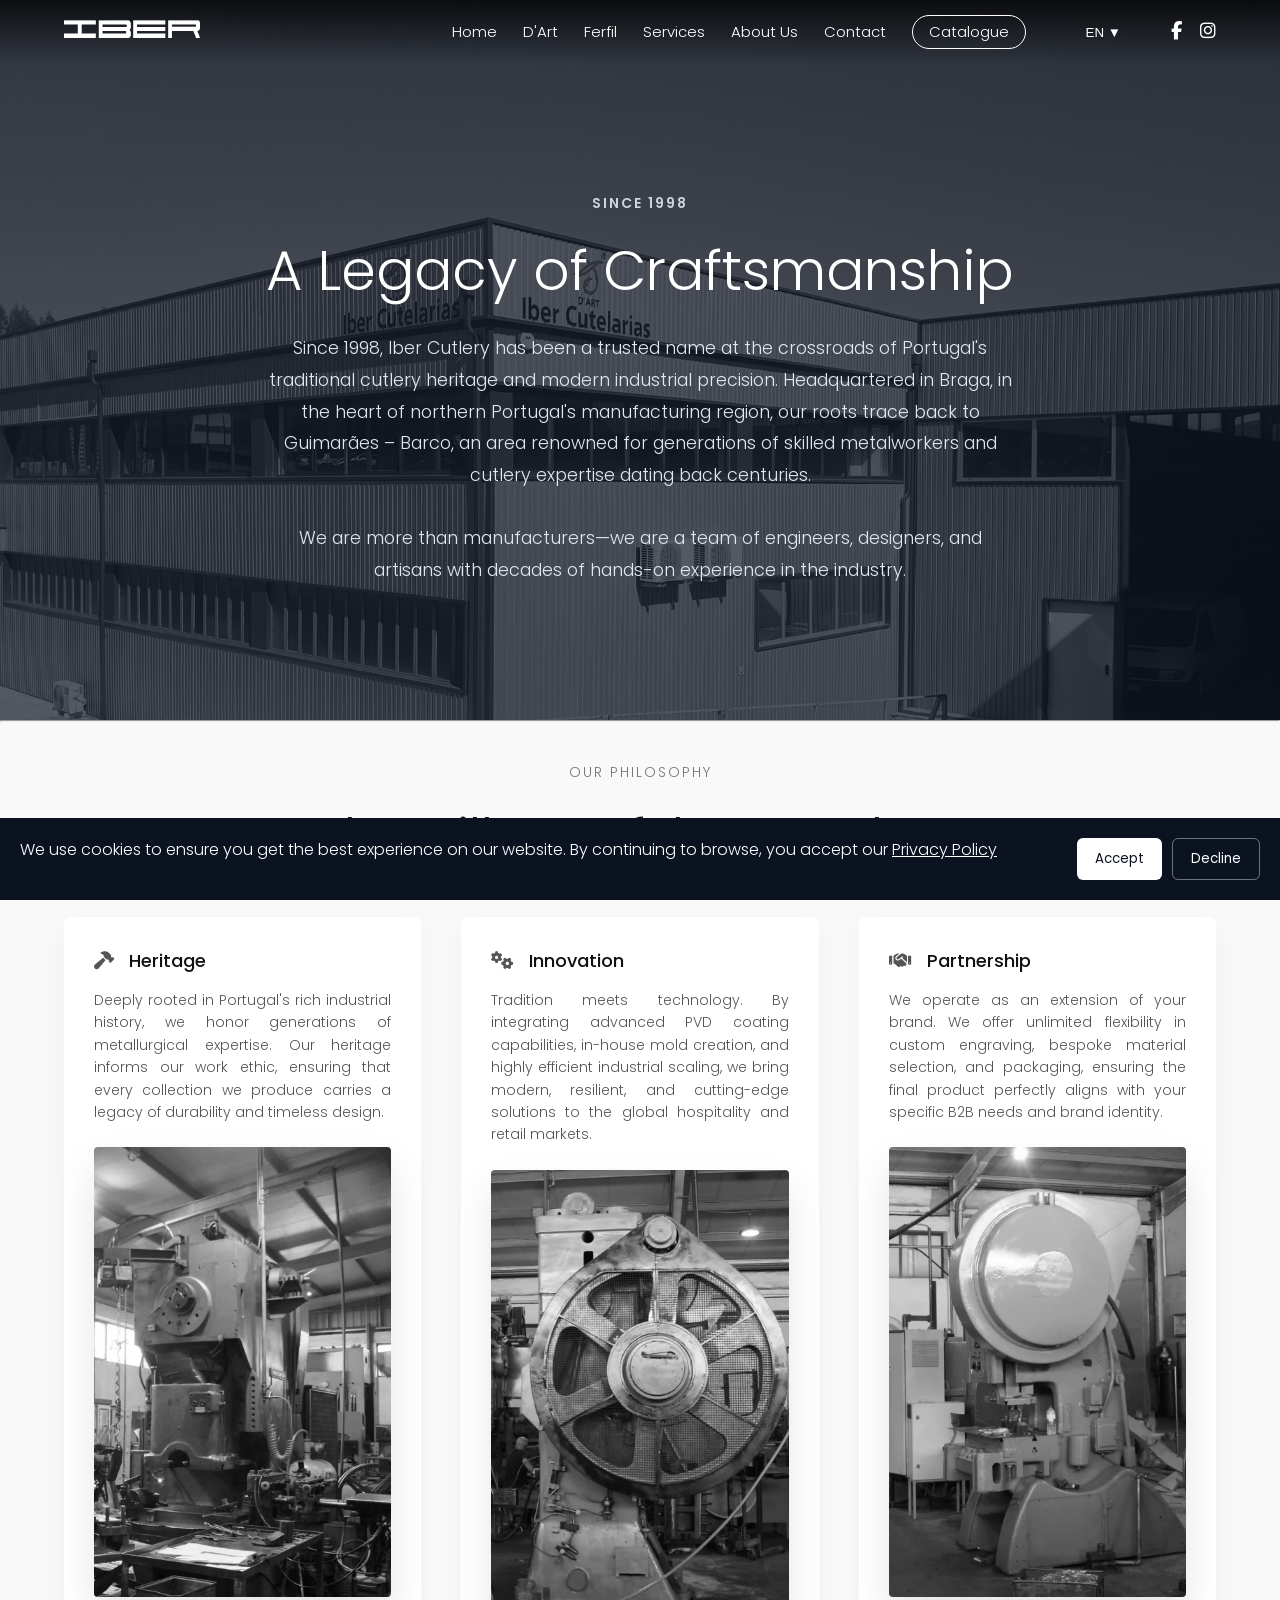
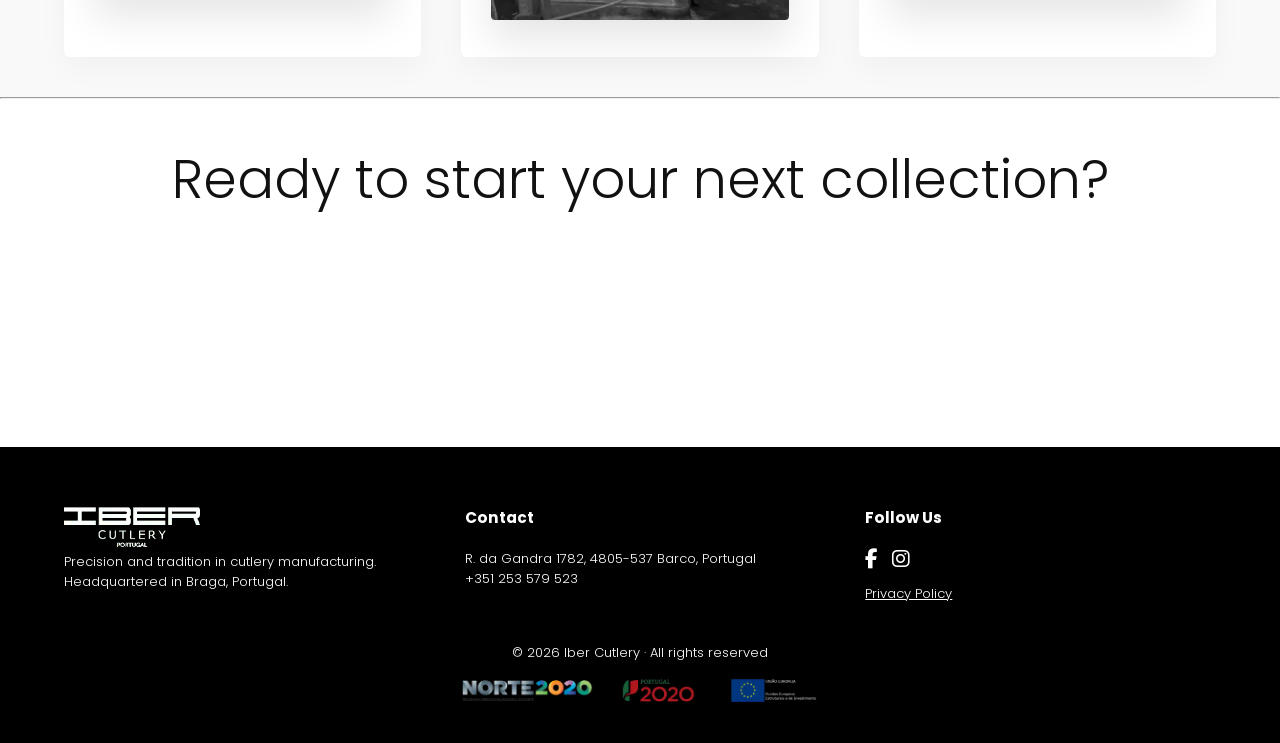
<file: about.html>
<!doctype html>
<html lang="en">
<head>
<meta charset="utf-8"/>
<meta name="viewport" content="width=device-width, initial-scale=1, viewport-fit=cover"/>
<title>About Us | Iber Cutlery — Precision & Tradition</title>
<meta name="description" content="Learn about Iber Cutlery's history, our manufacturing capabilities in Braga, Portugal, and our commitment to precision engineering and traditional craftsmanship."/>
<meta name="theme-color" content="#0b1220"/>
<link rel="icon" href="/favicon.ico">

<link href="https://fonts.googleapis.com/css2?family=Poppins:wght@300;400;500;600&display=swap" rel="stylesheet">
<link rel="stylesheet" href="https://cdnjs.cloudflare.com/ajax/libs/font-awesome/6.5.0/css/all.min.css">

<link rel="stylesheet" href="styles.css">

<style>
  /* ================= SMOOTH ANIMATIONS CSS ================= */
  html {
    scroll-behavior: smooth;
  }
  
  .animate-on-scroll {
    opacity: 0;
    transform: translateY(30px);
    transition: opacity 0.8s cubic-bezier(0.25, 0.46, 0.45, 0.94), transform 0.8s cubic-bezier(0.25, 0.46, 0.45, 0.94);
  }
  
  .animate-on-scroll.is-visible {
    opacity: 1;
    transform: translateY(0);
  }

  /* Retrasos escalonados para las cajas de información */
  .delay-1 { transition-delay: 0.1s; }
  .delay-2 { transition-delay: 0.3s; }
  .delay-3 { transition-delay: 0.5s; }

  /* --- NUEVOS ESTILOS PARA LA SECCIÓN HERO --- */
  .value-image img {
    width: 100%;
    height: 450px;
    object-fit: cover;
    border-radius: 4px;
    box-shadow: 0 20px 40px rgba(0,0,0,0.1);
  }
  .hero-section {
    position: relative;
    min-height: 80vh; /* Altura considerable para lucir la foto */
    display: flex;
    align-items: center;
    justify-content: center;
    background-image: linear-gradient(rgba(11, 18, 32, 0.7), rgba(11, 18, 32, 0.7)), url('fabrica.webp');
    background-size: cover;
    background-position: center;
    background-attachment: fixed; /* Efecto Parallax opcional */
    color: #ffffff;
    text-align: center;
    padding: 140px 20px 80px;
  }

  .hero-content {
    max-width: 800px;
    z-index: 2;
  }

  .hero-content h1 {
    font-size: 3.5rem;
    margin-bottom: 20px;
    color: #fff;
  }

  .hero-content .muted {
    color: #cbd5e0;
    text-transform: uppercase;
    letter-spacing: 2px;
    font-weight: 600;
  }

  .hero-content p {
    font-size: 1.1rem;
    line-height: 1.8;
    color: #e2e8f0;
  }

  /* Ajuste para dispositivos móviles */
  @media (max-width: 768px) {
    .hero-content h1 { font-size: 2.5rem; }
    .hero-section { background-attachment: scroll; } /* Mejor rendimiento en móviles */
  }
</style>
</head>

<body>

<header>
  <div class="header-bar" id="headerBar">
    <div class="container">
      <nav>
        <div class="logo"><a href="index.html"><img src="logoIBERsolo.webp" alt="Iber Cutlery Logo"></a></div>
        <div class="menu-toggle" id="menuToggle"><i class="fas fa-bars"></i></div>
        <div class="nav-links" id="navLinks">
          <div class="close-menu" id="closeMenu"><i class="fas fa-times"></i></div>
          <a href="index.html">Home</a>
          <a href="meetdart.html">D'Art</a>
          <a href="ferfil.html">Ferfil</a>
          <a href="services.html">Services</a>
          <a href="about.html">About Us</a>
          <a href="contact.html">Contact</a>
          <a href="https://drive.google.com/file/d/1WoMRmmUtPPjQzyLjRYjJHznSljWQ4U9n/view?usp=drive_link" class="catalogue-btn">Catalogue</a>

          <div class="language-selector-desktop">
            <button id="langBtn">EN ▼</button>
            <ul id="langMenu" class="lang-menu">
              <li><a href="#">EN</a></li>
              <li><a href="#">ES</a></li>
              <li><a href="#">PT</a></li>
            </ul>
          </div>

          <div class="language-selector-mobile">
            <button class="lang-mobile">EN</button>
            <button class="lang-mobile">ES</button>
            <button class="lang-mobile">PT</button>
          </div>

          <div class="nav-social">
            <a href="https://www.facebook.com/ibercutlery" target="_blank"><i class="fab fa-facebook-f"></i></a>
            <a href="https://www.instagram.com/ibercutlery/" target="_blank"><i class="fab fa-instagram"></i></a>
          </div>
        </div>
      </nav>
    </div>
  </div>
</header>

<section class="hero-section">
  <div class="container hero-content animate-on-scroll">
      <div class="muted">Since 1998</div>
      <h1>A Legacy of Craftsmanship</h1>
      <p>
        Since 1998, Iber Cutlery has been a trusted name at the crossroads of Portugal's traditional cutlery heritage and modern industrial precision. Headquartered in Braga, in the heart of northern Portugal's manufacturing region, our roots trace back to Guimarães – Barco, an area renowned for generations of skilled metalworkers and cutlery expertise dating back centuries.
        <br><br>
        We are more than manufacturers—we are a team of engineers, designers, and artisans with decades of hands-on experience in the industry.
      </p>
  </div>
</section>

<hr>

<section class="section" style="background-color: #f9f9f9;">
  <div class="container">
    <div class="muted animate-on-scroll" style="text-align: center;">Our Philosophy</div>
    <h1 class="animate-on-scroll" style="text-align: center;">The Pillars of Iber Cutlery</h1>
    <br>
    <div class="grid-3 values">
      <div class="card animate-on-scroll delay-1" style="padding: 30px;">
        <h3><i class="fas fa-hammer" style="margin-right: 10px; color: #555;"></i> Heritage</h3>
        <p>
          Deeply rooted in Portugal's rich industrial history, we honor generations of metallurgical expertise. Our heritage informs our work ethic, ensuring that every collection we produce carries a legacy of durability and timeless design.
        </p><br>
        <div class="value-image">
        <img src="fabrica1.webp" alt="Traditional Metallurgy">
      </div>
      </div>
      <div class="card animate-on-scroll delay-2" style="padding: 30px;">
        <h3><i class="fas fa-cogs" style="margin-right: 10px; color: #555;"></i> Innovation</h3>
        <p>
          Tradition meets technology. By integrating advanced PVD coating capabilities, in-house mold creation, and highly efficient industrial scaling, we bring modern, resilient, and cutting-edge solutions to the global hospitality and retail markets.
        </p>
        <br>
        <div class="value-image">
        <img src="fabrica2.webp" alt="Traditional Metallurgy">
      </div>
      </div>
      <div class="card animate-on-scroll delay-3" style="padding: 30px;">
        <h3><i class="fas fa-handshake" style="margin-right: 10px; color: #555;"></i> Partnership</h3>
        <p>
          We operate as an extension of your brand. We offer unlimited flexibility in custom engraving, bespoke material selection, and packaging, ensuring the final product perfectly aligns with your specific B2B needs and brand identity.
        </p>
        <br>
        <div class="value-image">
        <img src="fabrica3.webp" alt="Traditional Metallurgy">
      </div>
      </div>
    </div>
  </div>
</section>

<hr>

<section class="section" style="text-align: center;">
  <div class="container">
    <h1 class="animate-on-scroll">Ready to start your next collection?</h1>
    <p class="animate-on-scroll delay-1" style="max-width: 600px; margin: 0 auto 30px; color: #555;">
      Whether you need a fully customized product line developed from scratch or a reliable manufacturing partner to scale your existing designs, our team is ready to help.
    </p>
    <div class="actions animate-on-scroll delay-2" style="justify-content: center;">
      <a href="contact.html" class="btn" style="border-color:#111; color:#111;">Contact Our Team</a>
      <a href="https://drive.google.com/file/d/1WoMRmmUtPPjQzyLjRYjJHznSljWQ4U9n/view?usp=drive_link" class="btn" style="background:#ffffff00; color:#000000; border-color:#111;">Download Catalogue</a>
    </div>
  </div>
</section>

<footer>
  <div class="container footer-grid">
    <div>
      <div class="footer-logo"><img src="logoIBER-blanco.webp" alt="Iber Cutlery"></div>
      <div class="footer-about">Precision and tradition in cutlery manufacturing. Headquartered in Braga, Portugal.</div>
    </div>
    <div>
      <h3>Contact</h3> <br>
      <p>R. da Gandra 1782, 4805-537 Barco, Portugal</p>
      <p>+351 253 579 523</p>
    </div>
    <div>
      <h3>Follow Us</h3>
      <br>
      <div class="footer-social">
        <a href="https://www.facebook.com/ibercutlery" target="_blank"><i class="fab fa-facebook-f"></i></a>
        <a href="https://www.instagram.com/ibercutlery/" target="_blank"><i class="fab fa-instagram"></i></a>
      </div>
      <div style="margin-top:12px;">
        <a href="privacy.html" style="color:#fff;">Privacy Policy</a>
      </div>
    </div>
  </div>
  <div class="footer-legal">
    <p>© <span id="copyright-year">2025</span> Iber Cutlery · All rights reserved</p>
    <img src="logos_2020.webp" style="height:55px;cursor:pointer;" onclick="window.open('Ficha-do-Proyecto-Iber.pdf','_blank')">
  </div>
</footer>

<div class="cookie-popup" id="cookiePopup" style="display:none;">
  <div>We use cookies to ensure you get the best experience on our website. By continuing to browse, you accept our <a href="privacy.html" style="color:#fff;text-decoration:underline;">Privacy Policy</a></div>
  <div class="cookie-buttons">
    <button class="cookie-btn cookie-accept" id="acceptCookies">Accept</button>
    <button class="cookie-btn cookie-reject" id="rejectCookies">Decline</button>
  </div>
</div>

<script>
const headerBar = document.getElementById('headerBar');
window.addEventListener('scroll', () => { headerBar.classList.toggle('scrolled', window.scrollY > 60); });

const toggle = document.getElementById('menuToggle');
const nav = document.getElementById('navLinks');
const closeBtn = document.getElementById('closeMenu');

toggle.addEventListener('click', () => {
  nav.classList.add('active');
  document.body.classList.add('no-scroll');
});

closeBtn.addEventListener('click', () => {
  nav.classList.remove('active');
  document.body.classList.remove('no-scroll');
});

const cookiePopup = document.getElementById('cookiePopup');
if(!localStorage.getItem('cookieChoice')){
  cookiePopup.style.display = 'flex';
}
document.getElementById('acceptCookies').onclick = () => {
  localStorage.setItem('cookieChoice','accepted');
  cookiePopup.style.display = 'none';
};
document.getElementById('rejectCookies').onclick = () => {
  localStorage.setItem('cookieChoice','rejected');
  cookiePopup.style.display = 'none';
};

const langBtn = document.getElementById('langBtn');
const langMenu = document.getElementById('langMenu');
langBtn.addEventListener('click', (e) => {
  e.stopPropagation();
  langMenu.style.display = (langMenu.style.display === 'block') ? 'none' : 'block';
});
document.addEventListener('click', () => { langMenu.style.display = 'none'; });

document.getElementById("copyright-year").textContent = new Date().getFullYear();

/* ================= SCROLL ANIMATIONS (CON CARGA DE IMÁGENES) ================= */
const observerOptions = {
  root: null,
  rootMargin: '0px',
  threshold: 0.15
};

const observer = new IntersectionObserver((entries, observer) => {
  entries.forEach(entry => {
    if (entry.isIntersecting) {
      const target = entry.target;
      
      // 1. Buscamos si el elemento es una imagen o si tiene imágenes dentro
      const images = target.tagName === 'IMG' ? [target] : Array.from(target.querySelectorAll('img'));

      if (images.length > 0) {
        // 2. Si hay imágenes, creamos una "espera" (Promise) para cada una
        const imagePromises = images.map(img => {
          return new Promise((resolve) => {
            // Si la imagen ya está en caché y cargada, avanzamos
            if (img.complete) {
              resolve(); 
            } else {
              // Si no, esperamos a que termine de cargar (o dé error para que no se quede bloqueada)
              img.addEventListener('load', resolve);
              img.addEventListener('error', resolve); 
            }
          });
        });

        // 3. Cuando TODAS las imágenes del bloque estén listas, aplicamos la clase
        Promise.all(imagePromises).then(() => {
          target.classList.add('is-visible');
        });

      } else {
        // 4. Si es solo texto u otro elemento sin imágenes, lo animamos al instante
        target.classList.add('is-visible');
      }
      
      // Dejamos de observar para que la animación solo ocurra una vez
      observer.unobserve(target);
    }
  });
}, observerOptions);

document.querySelectorAll('.animate-on-scroll').forEach(el => {
  observer.observe(el);
});
</script>

</body>
</html>
</file>
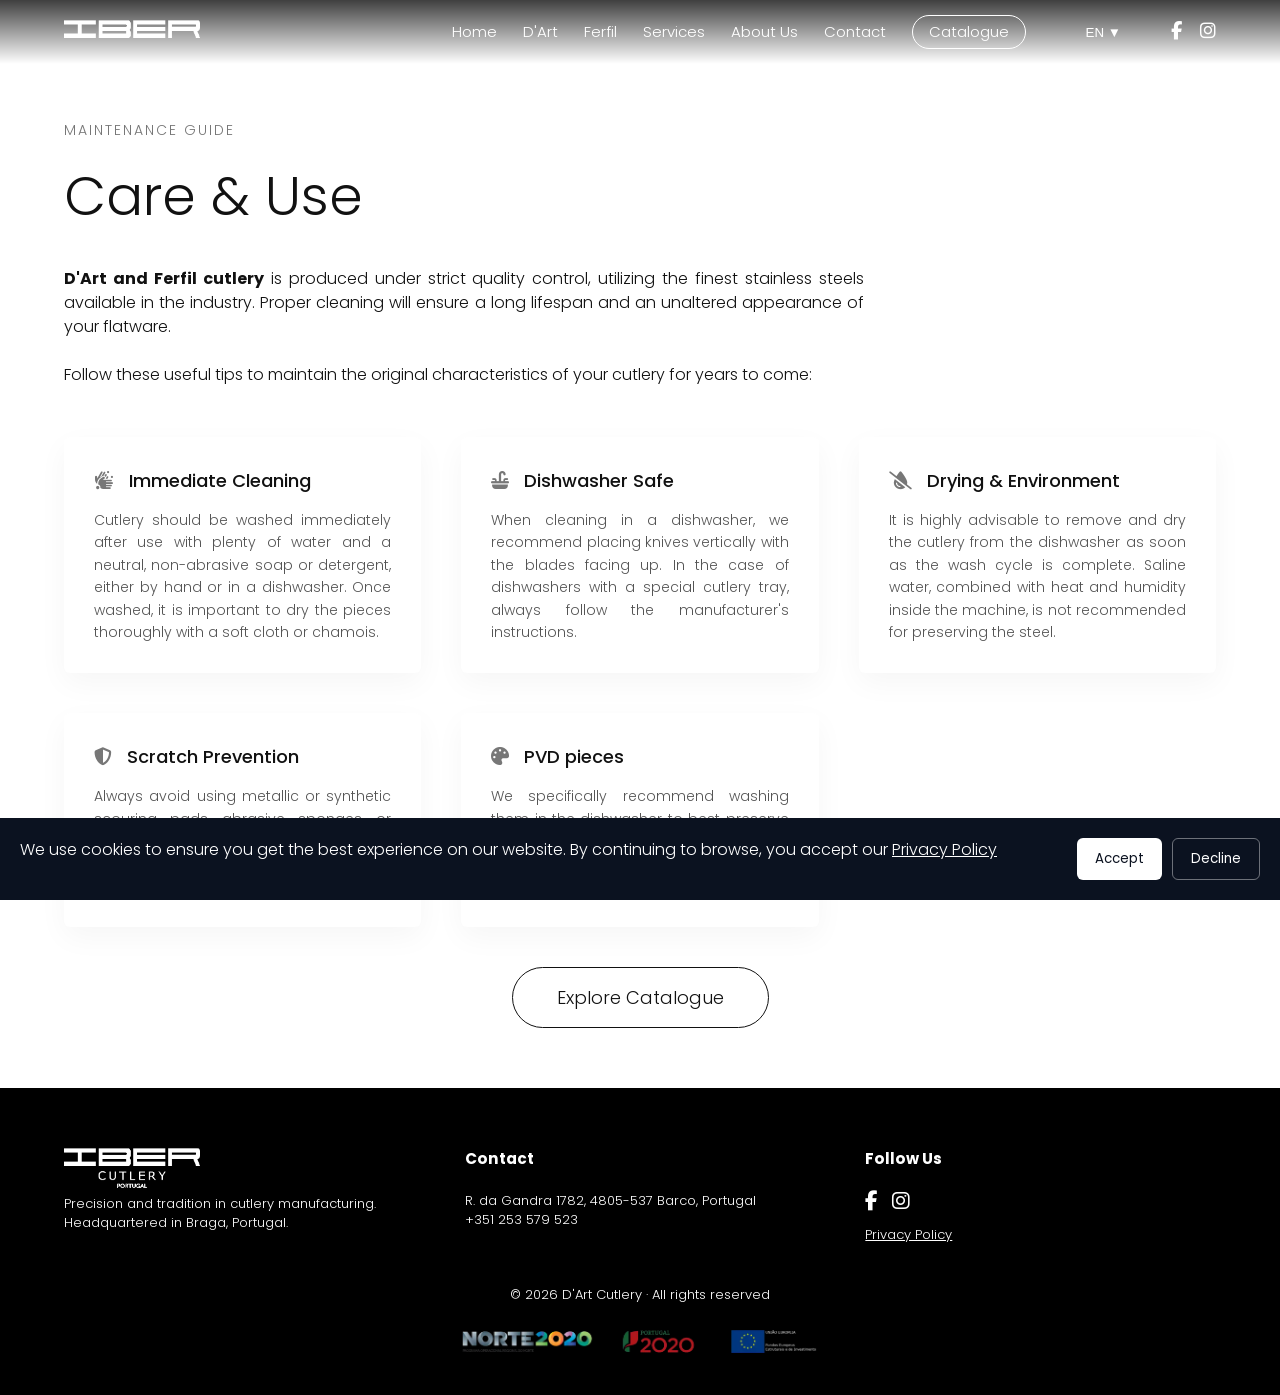
<file: careuse.html>
<!doctype html>
<html lang="en">
<head>
<meta charset="utf-8"/>
<meta name="viewport" content="width=device-width, initial-scale=1, viewport-fit=cover"/>
<title>D'Art Cutlery — Care & Use | Precision & Tradition</title>
<meta name="description" content="Care and use instructions to maintain the original characteristics and long lifespan of your D'Art cutlery."/>
<meta name="theme-color" content="#0b1220"/>
<link rel="icon" href="/favicon.ico">

<link href="https://fonts.googleapis.com/css2?family=Poppins:wght@300;400;500;600&display=swap" rel="stylesheet">
<link rel="stylesheet" href="https://cdnjs.cloudflare.com/ajax/libs/font-awesome/6.5.0/css/all.min.css">

<link rel="stylesheet" href="styles.css">

<style>
  /* ================= SMOOTH ANIMATIONS CSS ================= */
  html {
    scroll-behavior: smooth;
  }
  
  .animate-on-scroll {
    opacity: 0;
    transform: translateY(30px);
    transition: opacity 0.8s cubic-bezier(0.25, 0.46, 0.45, 0.94), transform 0.8s cubic-bezier(0.25, 0.46, 0.45, 0.94);
  }
  
  .animate-on-scroll.is-visible {
    opacity: 1;
    transform: translateY(0);
  }

  /* Retrasos escalonados ampliados para las 5 tarjetas de información */
  .delay-1 { transition-delay: 0.1s; }
  .delay-2 { transition-delay: 0.2s; }
  .delay-3 { transition-delay: 0.3s; }
  .delay-4 { transition-delay: 0.4s; }
  .delay-5 { transition-delay: 0.5s; }
</style>

</head>

<body>

<header>
  <div class="header-bar" id="headerBar">
    <div class="container">
      <nav>
        
        <div class="logo"><a href="index.html"><img src="logoIBERsolo.webp" alt="D'Art Cutlery Logo"></a></div>

        <div class="menu-toggle" id="menuToggle"><i class="fas fa-bars"></i></div>

        <div class="nav-links" id="navLinks">
          <div class="close-menu" id="closeMenu"><i class="fas fa-times"></i></div>

          <a href="index.html">Home</a>
          <a href="meetdart.html">D'Art</a>
          <a href="ferfil.html">Ferfil</a>
          <a href="services.html">Services</a>
          <a href="about.html">About Us</a>
          <a href="contact.html">Contact</a>
          <a href="https://drive.google.com/file/d/1WoMRmmUtPPjQzyLjRYjJHznSljWQ4U9n/view?usp=drive_link" class="catalogue-btn">Catalogue</a>

          <div class="language-selector-desktop">
            <button id="langBtn">EN ▼</button>
            <ul id="langMenu" class="lang-menu">
              <li><a href="#">EN</a></li>
              <li><a href="#">ES</a></li>
              <li><a href="#">PT</a></li>
            </ul>
          </div>

          <div class="language-selector-mobile">
            <button class="lang-mobile">EN</button>
            <button class="lang-mobile">ES</button>
            <button class="lang-mobile">PT</button>
          </div>

          <div class="nav-social">
            <a href="https://www.facebook.com/ibercutlery" target="_blank"><i class="fab fa-facebook-f"></i></a>
            <a href="https://www.instagram.com/ibercutlery/" target="_blank"><i class="fab fa-instagram"></i></a>
          </div>

        </div>
      </nav>
    </div>
  </div>
</header>


<section class="section" style="padding: 120px 0 60px 0;">
  <div class="container">
    <div class="muted animate-on-scroll">Maintenance Guide</div>
    <h1 class="animate-on-scroll" style="margin-bottom: 30px;">Care & Use</h1>
    <p class="animate-on-scroll" style="text-align: justify; max-width: 800px; margin-bottom: 50px; font-size: 16px;">
      <b>D'Art and Ferfil cutlery</b> is produced under strict quality control, utilizing the finest stainless steels available in the industry. Proper cleaning will ensure a long lifespan and an unaltered appearance of your flatware. 
      <br><br>
      Follow these useful tips to maintain the original characteristics of your cutlery for years to come:
    </p>

    <div class="grid-3 values">
      
      <div class="card animate-on-scroll delay-1" style="padding: 30px;">
        <h3><i class="fas fa-hands-bubbles" style="margin-right: 10px; color: #777;"></i> Immediate Cleaning</h3>
        <p>
          Cutlery should be washed immediately after use with plenty of water and a neutral, non-abrasive soap or detergent, either by hand or in a dishwasher. Once washed, it is important to dry the pieces thoroughly with a soft cloth or chamois.
        </p>
      </div>

      <div class="card animate-on-scroll delay-2" style="padding: 30px;">
        <h3><i class="fas fa-sink" style="margin-right: 10px; color: #777;"></i> Dishwasher Safe</h3>
        <p>
          When cleaning in a dishwasher, we recommend placing knives vertically with the blades facing up. In the case of dishwashers with a special cutlery tray, always follow the manufacturer's instructions.
        </p>
        
      </div>

      <div class="card animate-on-scroll delay-3" style="padding: 30px;">
        <h3><i class="fas fa-droplet-slash" style="margin-right: 10px; color: #777;"></i> Drying & Environment</h3>
        <p>
          It is highly advisable to remove and dry the cutlery from the dishwasher as soon as the wash cycle is complete. Saline water, combined with heat and humidity inside the machine, is not recommended for preserving the steel.
        </p>
      </div>

      <div class="card animate-on-scroll delay-4" style="padding: 30px;">
        <h3><i class="fas fa-shield-halved" style="margin-right: 10px; color: #777;"></i> Scratch Prevention</h3>
        <p>
          Always avoid using metallic or synthetic scouring pads, abrasive sponges, or harsh chemicals that may permanently scratch or damage the surface of your pieces.
        </p>
      </div>

      <div class="card animate-on-scroll delay-5" style="padding: 30px;">
        <h3><i class="fas fa-palette" style="margin-right: 10px; color: #777;"></i> PVD pieces</h3>
        <p>
          We specifically recommend washing them in the dishwasher to best preserve their unique finish over time.
        </p>
      </div>

    </div>
    
    <div class="actions animate-on-scroll delay-2" style="margin-top:40px;">
      <a href="https://drive.google.com/file/d/1WoMRmmUtPPjQzyLjRYjJHznSljWQ4U9n/view?usp=drive_link" class="btn" style="border-color:#111;color:#111; text-align: center">Explore Catalogue</a>
    </div>

  </div>
</section>

<footer>
  <div class="container footer-grid">
    <div>
      <div class="footer-logo"><img src="logoIBER-blanco.png" alt="D'Art Cutlery"></div>
      <div class="footer-about">Precision and tradition in cutlery manufacturing. Headquartered in Braga, Portugal.</div>
    </div>

    <div>
      <h3>Contact</h3> <br>
      <p>R. da Gandra 1782, 4805-537 Barco, Portugal</p>
      <p>+351 253 579 523</p>
    </div>

    <div>
      <h3>Follow Us</h3>
      <br>
      <div class="footer-social">
        <a href="https://www.facebook.com/ibercutlery" target="_blank"><i class="fab fa-facebook-f"></i></a>
        <a href="https://www.instagram.com/ibercutlery/" target="_blank"><i class="fab fa-instagram"></i></a>
      </div>
      <div style="margin-top:12px;">
        <a href="privacy.html" style="color:#fff;">Privacy Policy</a>
      </div>
    </div>
  </div>

  <div class="footer-legal">
    <p>© <span id="copyright-year"></span> D'Art Cutlery · All rights reserved</p>
    <img src="logos_2020.webp" alt="Logos" style="height:55px;cursor:pointer;margin-top:10px;" onclick="window.open('Ficha-do-Proyecto-Iber.pdf','_blank')">
  </div>
</footer>

<div class="cookie-popup" id="cookiePopup" style="display:none;">
  <div>We use cookies to ensure you get the best experience on our website. By continuing to browse, you accept our <a href="privacy.html" style="color:#fff;text-decoration:underline;">Privacy Policy</a></div>
  <div class="cookie-buttons">
    <button class="cookie-btn cookie-accept" id="acceptCookies">Accept</button>
    <button class="cookie-btn cookie-reject" id="rejectCookies">Decline</button>
  </div>
</div>

<script>
/* ================= HEADER SCROLL ================= */
const headerBar = document.getElementById('headerBar');
window.addEventListener('scroll', () => { headerBar.classList.toggle('scrolled', window.scrollY > 60); });

/* ================= MOBILE MENU ================= */
const toggle = document.getElementById('menuToggle');
const nav = document.getElementById('navLinks');
const closeBtn = document.getElementById('closeMenu');

toggle.addEventListener('click', () => {
  nav.classList.add('active');
  document.body.classList.add('no-scroll');
});

closeBtn.addEventListener('click', () => {
  nav.classList.remove('active');
  document.body.classList.remove('no-scroll');
});

document.addEventListener('click', (e) => {
  if(!nav.contains(e.target) && !toggle.contains(e.target)){
    nav.classList.remove('active');
    document.body.classList.remove('no-scroll');
  }
});

/* ================= COOKIES ================= */
const cookiePopup = document.getElementById('cookiePopup');

if(!localStorage.getItem('cookieChoice')){
  cookiePopup.style.display = 'flex';
}

document.getElementById('acceptCookies').onclick = () => {
  localStorage.setItem('cookieChoice','accepted');
  cookiePopup.style.display = 'none';
};

document.getElementById('rejectCookies').onclick = () => {
  localStorage.setItem('cookieChoice','rejected');
  cookiePopup.style.display = 'none';
};

/* ================= LANGUAGE DROPDOWN DESKTOP ================= */
const langBtn = document.getElementById('langBtn');
const langMenu = document.getElementById('langMenu');

langBtn.addEventListener('click', (e) => {
  e.stopPropagation();
  langMenu.style.display = (langMenu.style.display === 'block') ? 'none' : 'block';
});

document.addEventListener('click', () => { langMenu.style.display = 'none'; });

/* ================= COPYRIGHT YEAR ================= */
document.getElementById("copyright-year").textContent = new Date().getFullYear();

/* ================= SCROLL ANIMATIONS (CON CARGA DE IMÁGENES) ================= */
const observerOptions = {
  root: null,
  rootMargin: '0px',
  threshold: 0.15
};

const observer = new IntersectionObserver((entries, observer) => {
  entries.forEach(entry => {
    if (entry.isIntersecting) {
      const target = entry.target;
      
      // 1. Buscamos si el elemento es una imagen o si tiene imágenes dentro
      const images = target.tagName === 'IMG' ? [target] : Array.from(target.querySelectorAll('img'));

      if (images.length > 0) {
        // 2. Si hay imágenes, creamos una "espera" (Promise) para cada una
        const imagePromises = images.map(img => {
          return new Promise((resolve) => {
            // Si la imagen ya está en caché y cargada, avanzamos
            if (img.complete) {
              resolve(); 
            } else {
              // Si no, esperamos a que termine de cargar (o dé error para que no se quede bloqueada)
              img.addEventListener('load', resolve);
              img.addEventListener('error', resolve); 
            }
          });
        });

        // 3. Cuando TODAS las imágenes del bloque estén listas, aplicamos la clase
        Promise.all(imagePromises).then(() => {
          target.classList.add('is-visible');
        });

      } else {
        // 4. Si es solo texto u otro elemento sin imágenes, lo animamos al instante
        target.classList.add('is-visible');
      }
      
      // Dejamos de observar para que la animación solo ocurra una vez
      observer.unobserve(target);
    }
  });
}, observerOptions);

document.querySelectorAll('.animate-on-scroll').forEach(el => {
  observer.observe(el);
});

</script>

</body>
</html>
</file>
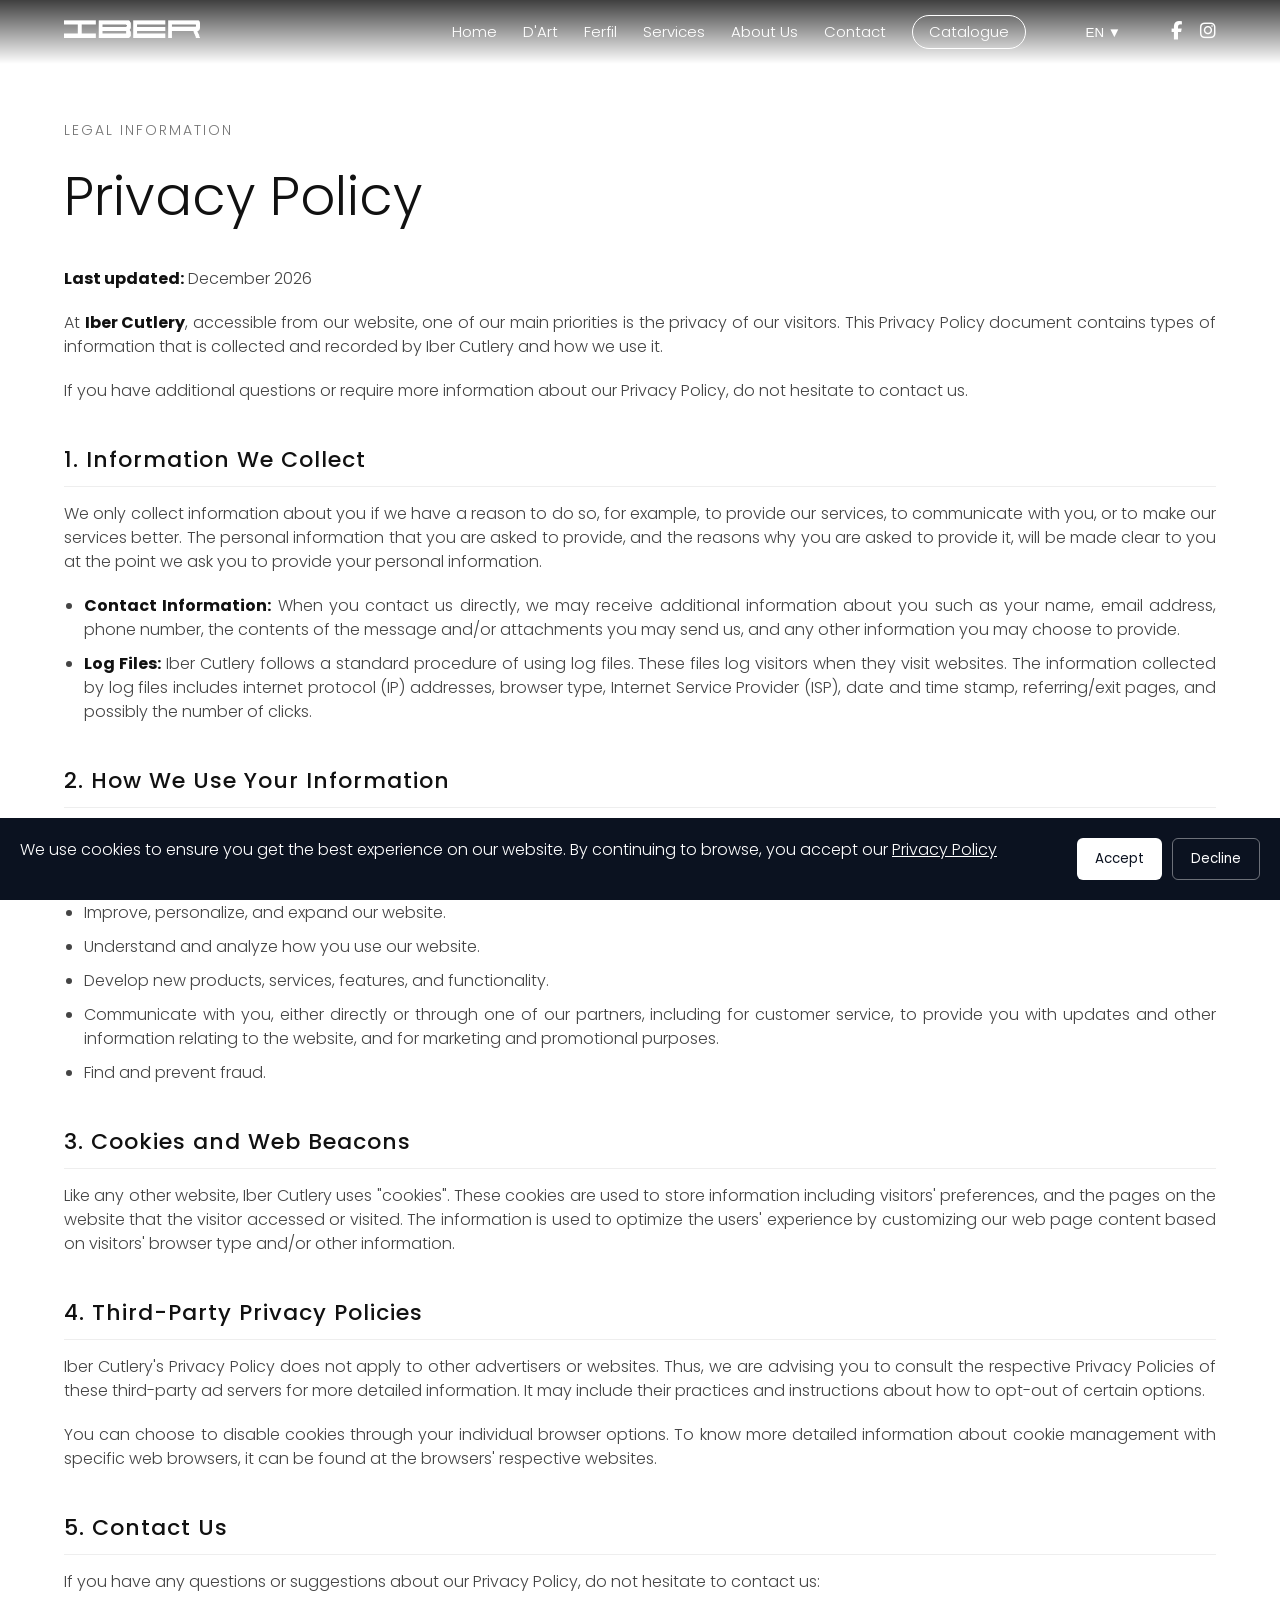
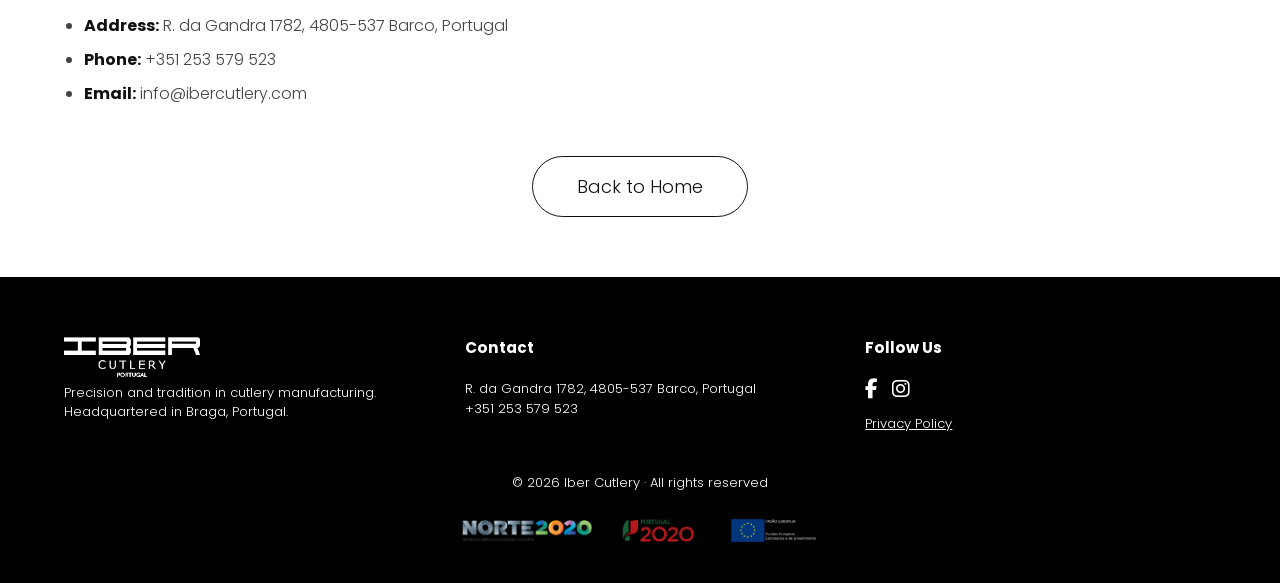
<file: privacy.html>
<!doctype html>
<html lang="en">
<head>
<meta charset="utf-8"/>
<meta name="viewport" content="width=device-width, initial-scale=1, viewport-fit=cover"/>
<title>Iber Cutlery — Privacy Policy</title>
<meta name="description" content="Privacy Policy for Iber Cutlery. Learn how we collect, use, and protect your data."/>
<meta name="theme-color" content="#0b1220"/>
<link rel="icon" href="/favicon.ico">

<link href="https://fonts.googleapis.com/css2?family=Poppins:wght@300;400;500;600&display=swap" rel="stylesheet">
<link rel="stylesheet" href="https://cdnjs.cloudflare.com/ajax/libs/font-awesome/6.5.0/css/all.min.css">

<link rel="stylesheet" href="styles.css">

</head>

<body>

<header>
  <div class="header-bar" id="headerBar">
    <div class="container">
      <nav>
        
        <div class="logo"><a href="index.html"><img src="logoIBERsolo.webp" alt="Iber Cutlery Logo"></a></div>

        <div class="menu-toggle" id="menuToggle"><i class="fas fa-bars"></i></div>

        <div class="nav-links" id="navLinks">
          <div class="close-menu" id="closeMenu"><i class="fas fa-times"></i></div>

          <a href="index.html">Home</a>
          <a href="meetdart.html">D'Art</a>
          <a href="ferfil.html">Ferfil</a>
          <a href="services.html">Services</a>
          <a href="about.html">About Us</a>
          <a href="contact.html">Contact</a>
          <a href="https://drive.google.com/file/d/1WoMRmmUtPPjQzyLjRYjJHznSljWQ4U9n/view?usp=drive_link" class="catalogue-btn">Catalogue</a>

          <div class="language-selector-desktop">
            <button id="langBtn">EN ▼</button>
            <ul id="langMenu" class="lang-menu">
              <li><a href="#">EN</a></li>
              <li><a href="#">ES</a></li>
              <li><a href="#">PT</a></li>
            </ul>
          </div>

          <div class="language-selector-mobile">
            <button class="lang-mobile">EN</button>
            <button class="lang-mobile">ES</button>
            <button class="lang-mobile">PT</button>
          </div>

          <div class="nav-social">
            <a href="https://www.facebook.com/ibercutlery" target="_blank"><i class="fab fa-facebook-f"></i></a>
            <a href="https://www.instagram.com/ibercutlery/" target="_blank"><i class="fab fa-instagram"></i></a>
          </div>

        </div>
      </nav>
    </div>
  </div>
</header>


<section class="section" style="padding: 120px 0 60px 0;">
  <div class="container">
    <div class="muted">Legal Information</div>
    <h1 style="margin-bottom: 30px;">Privacy Policy</h1>
    
    <div class="privacy-content">
      <p><strong>Last updated:</strong> <span id="current-date">March 2026</span></p>

      <p>At <strong>Iber Cutlery</strong>, accessible from our website, one of our main priorities is the privacy of our visitors. This Privacy Policy document contains types of information that is collected and recorded by Iber Cutlery and how we use it.</p>

      <p>If you have additional questions or require more information about our Privacy Policy, do not hesitate to contact us.</p>

      <h2>1. Information We Collect</h2>
      <p>We only collect information about you if we have a reason to do so, for example, to provide our services, to communicate with you, or to make our services better. The personal information that you are asked to provide, and the reasons why you are asked to provide it, will be made clear to you at the point we ask you to provide your personal information.</p>
      <ul>
        <li><strong>Contact Information:</strong> When you contact us directly, we may receive additional information about you such as your name, email address, phone number, the contents of the message and/or attachments you may send us, and any other information you may choose to provide.</li>
        <li><strong>Log Files:</strong> Iber Cutlery follows a standard procedure of using log files. These files log visitors when they visit websites. The information collected by log files includes internet protocol (IP) addresses, browser type, Internet Service Provider (ISP), date and time stamp, referring/exit pages, and possibly the number of clicks.</li>
      </ul>

      <h2>2. How We Use Your Information</h2>
      <p>We use the information we collect in various ways, including to:</p>
      <ul>
        <li>Provide, operate, and maintain our website.</li>
        <li>Improve, personalize, and expand our website.</li>
        <li>Understand and analyze how you use our website.</li>
        <li>Develop new products, services, features, and functionality.</li>
        <li>Communicate with you, either directly or through one of our partners, including for customer service, to provide you with updates and other information relating to the website, and for marketing and promotional purposes.</li>
        <li>Find and prevent fraud.</li>
      </ul>

      <h2>3. Cookies and Web Beacons</h2>
      <p>Like any other website, Iber Cutlery uses "cookies". These cookies are used to store information including visitors' preferences, and the pages on the website that the visitor accessed or visited. The information is used to optimize the users' experience by customizing our web page content based on visitors' browser type and/or other information.</p>

      <h2>4. Third-Party Privacy Policies</h2>
      <p>Iber Cutlery's Privacy Policy does not apply to other advertisers or websites. Thus, we are advising you to consult the respective Privacy Policies of these third-party ad servers for more detailed information. It may include their practices and instructions about how to opt-out of certain options.</p>
      <p>You can choose to disable cookies through your individual browser options. To know more detailed information about cookie management with specific web browsers, it can be found at the browsers' respective websites.</p>

      <h2>5. Contact Us</h2>
      <p>If you have any questions or suggestions about our Privacy Policy, do not hesitate to contact us:</p>
      <ul>
        <li><strong>Address:</strong> R. da Gandra 1782, 4805-537 Barco, Portugal</li>
        <li><strong>Phone:</strong> +351 253 579 523</li>
        <li><strong>Email:</strong> info@ibercutlery.com</li>
      </ul>
    </div>

    <div class="actions" style="margin-top:50px;">
      <a href="index.html" class="btn" style="border-color:#111;color:#111; text-align: center;">Back to Home</a>
    </div>

  </div>
</section>

<footer>
  <div class="container footer-grid">
    <div>
      <div class="footer-logo"><img src="logoIBER-blanco.png" alt="Iber Cutlery"></div>
      <div class="footer-about">Precision and tradition in cutlery manufacturing. Headquartered in Braga, Portugal.</div>
    </div>

    <div>
      <h3>Contact</h3> <br>
      <p>R. da Gandra 1782, 4805-537 Barco, Portugal</p>
      <p>+351 253 579 523</p>
    </div>

    <div>
      <h3>Follow Us</h3>
      <br>
      <div class="footer-social">
        <a href="https://www.facebook.com/ibercutlery" target="_blank"><i class="fab fa-facebook-f"></i></a>
        <a href="https://www.instagram.com/ibercutlery/" target="_blank"><i class="fab fa-instagram"></i></a>
      </div>
      <div style="margin-top:12px;">
        <a href="privacy.html" style="color:#fff;">Privacy Policy</a>
      </div>
    </div>
  </div>

  <div class="footer-legal">
    <p>© <span id="copyright-year"></span> Iber Cutlery · All rights reserved</p>
    <img src="logos_2020.png" alt="Logos" style="height:55px;cursor:pointer;margin-top:10px;" onclick="window.open('Ficha-do-Proyecto-Iber.pdf','_blank')">
  </div>
</footer>

<div class="cookie-popup" id="cookiePopup" style="display:none;">
  <div>We use cookies to ensure you get the best experience on our website. By continuing to browse, you accept our <a href="privacy.html" style="color:#fff;text-decoration:underline;">Privacy Policy</a></div>
  <div class="cookie-buttons">
    <button class="cookie-btn cookie-accept" id="acceptCookies">Accept</button>
    <button class="cookie-btn cookie-reject" id="rejectCookies">Decline</button>
  </div>
</div>

<script>
/* ================= HEADER SCROLL ================= */
const headerBar = document.getElementById('headerBar');
window.addEventListener('scroll', () => { headerBar.classList.toggle('scrolled', window.scrollY > 60); });

/* ================= MOBILE MENU ================= */
const toggle = document.getElementById('menuToggle');
const nav = document.getElementById('navLinks');
const closeBtn = document.getElementById('closeMenu');

toggle.addEventListener('click', () => {
  nav.classList.add('active');
  document.body.classList.add('no-scroll');
});

closeBtn.addEventListener('click', () => {
  nav.classList.remove('active');
  document.body.classList.remove('no-scroll');
});

document.addEventListener('click', (e) => {
  if(!nav.contains(e.target) && !toggle.contains(e.target)){
    nav.classList.remove('active');
    document.body.classList.remove('no-scroll');
  }
});

/* ================= COOKIES ================= */
const cookiePopup = document.getElementById('cookiePopup');

if(!localStorage.getItem('cookieChoice')){
  cookiePopup.style.display = 'flex';
}

document.getElementById('acceptCookies').onclick = () => {
  localStorage.setItem('cookieChoice','accepted');
  cookiePopup.style.display = 'none';
};

document.getElementById('rejectCookies').onclick = () => {
  localStorage.setItem('cookieChoice','rejected');
  cookiePopup.style.display = 'none';
};

/* ================= LANGUAGE DROPDOWN DESKTOP ================= */
const langBtn = document.getElementById('langBtn');
const langMenu = document.getElementById('langMenu');

langBtn.addEventListener('click', (e) => {
  e.stopPropagation();
  langMenu.style.display = (langMenu.style.display === 'block') ? 'none' : 'block';
});

document.addEventListener('click', () => { langMenu.style.display = 'none'; });

/* ================= COPYRIGHT YEAR & CURRENT DATE ================= */
const year = new Date().getFullYear();
document.getElementById("copyright-year").textContent = year;

const monthNames = ["January", "February", "March", "April", "May", "June", "July", "August", "September", "October", "November", "December"];
document.getElementById("current-date").textContent = monthNames[new Date().getMonth()] + " " + year;

</script>

</body>
</html>
</file>
<file: styles.css>
/* ================= RESET ================= */
*, *::before, *::after {
  box-sizing: border-box;
  margin: 0;
  padding: 0;
}

html {
  scroll-behavior: smooth;
}

body {
  font-family: "Poppins", sans-serif;
  font-weight: 300;
  line-height: 1.5;
  color: #111;
  background: #fff;
  overflow-x: hidden;
}

/* ================= GLOBAL ================= */
.container {
  max-width: 1200px;
  margin: auto;
  padding: 0 clamp(16px, 4vw, 24px);
}

body.no-scroll {
  overflow: hidden;
}

/* ================= HEADER ================= */
header {
  position: fixed;
  top: 0;
  left: 0;
  right: 0;
  z-index: 1000;
}

.header-bar {
  width: 100%;
  background: linear-gradient(to bottom, rgba(0,0,0,0.75), rgba(0,0,0,0));
  transition: .3  5s;
}

.header-bar.scrolled {
  background: rgba(0,0,0,1);
  backdrop-filter: blur(6px);
}

nav {
  display: flex;
  align-items: center;
  justify-content: space-between;
  height: 64px;
}

.logo img {
  height: 18px;
}

/* ================= NAV ================= */
.nav-links {
  display: flex;
  align-items: center;
  gap: 26px;
}

.nav-links a {
  color: #fff;
  text-decoration: none;
  font-size: 15px;
}

/* CTA */
.catalogue-btn {
  border: 1.6px solid #fff;
  padding: 5px 16px;
  border-radius: 80px;
}

/* SOCIAL ICONS */
.nav-social {
  display: flex;
  gap: 18px;
  margin-left: 10px;
}

.nav-social i {
  color: #fff;
  font-size: 18px;
  transition: .3s;
}

.nav-social i:hover {
  color: #aaa;
}

/* MENU BUTTONS */
.menu-toggle,
.close-menu {
  display: none;
  font-size: 26px;
  color: #fff;
  cursor: pointer;
}

/* ================= HERO ================= */
.hero {
  position: relative;
  min-height: 100dvh;
  width: 100%;
  overflow: hidden;
}

.hero video {
  position: absolute;
  inset: 0;
  width: 100%;
  height: 100%;
  object-fit: cover;
}

.overlay {
  position: absolute;
  inset: 0;
  background: linear-gradient(180deg, rgba(11,18,32,0.35), rgba(11,18,32,0.65));
  display: flex;
  align-items: center;
  justify-content: center;
  text-align: center;
  padding: 40px 20px;
}

.hero-inner {
  max-width: 900px;
  color: #fff;
}

.logo-hero img {
  width: clamp(180px, 20vw, 260px);
  margin-bottom: 22px;
}

h1 {
  font-size: clamp(32px, 5vw, 54px);
  margin-bottom: 14px;
  font-weight: 300;
}

.lead {
  font-size: clamp(16px, 2.2vw, 18px);
}

.actions {
  display: flex;
  gap: 24px;
  justify-content: center;
  margin-top: 40px;
  flex-wrap: wrap;
}

.btn {
  padding: 16px 44px;
  border-radius: 80px;
  border: 1.6px solid #fff;
  color: #fff;
  text-decoration: none;
  font-size: 18px;
  min-width: 180px;
  transition: .3s;
}

.btn:hover {
  background: rgba(255,255,255,.15);
  transform: translateY(-2px);
}

/* ================= SECTIONS ================= */
.white-section {
  padding: clamp(40px, 10vw, 40px) 20px;
  text-align: center;
}

.white-section h2 {
  font-size: clamp(26px, 4vw, 40px);
  margin-bottom: 20px;
  font-weight: 400;
}

.white-section p {
  max-width: 850px;
  margin: 0 auto 60px;
  font-size: 16px;
}

.box-grid {
  display: grid;
  grid-template-columns: repeat(auto-fit, minmax(260px,1fr));
  gap: 30px;
}

.info-box {
  padding: 30px 30px;
  border-radius: 40px;
  background: #cfcfcf;
}
.info-box p {
  text-align: justify;
}

/* ================= FOOTER ================= */
footer {
  background: #000000;
  color: #fff;
  padding-top: 60px;
  font-size: 13px;
}

.footer-grid {
  display: grid;
  grid-template-columns: repeat(auto-fit, minmax(240px,1fr));
  gap: 50px;
  margin-bottom: 20px;
}

.footer-logo img {
  height: 40px;
}

.footer-social {
  display: flex;
  gap: 14px;
}

.footer-social i {
  color: #fff;
  font-size: 20px;
}

.footer-social i:hover {
  color: #888;
}

.footer-legal {
  background: #000;
  padding: 20px;
  text-align: center;
  font-size: 13px;
}

/* ================= COOKIES ================= */
.cookie-popup {
  position: fixed;
  bottom: 0;
  left: 0;
  width: 100%;
  background: #0b1220;
  color: #fff;
  padding: 20px;
  display: flex;
  justify-content: space-between;
  gap: 20px;
  flex-wrap: wrap;
  z-index: 9999;
}

.cookie-buttons {
  display: flex;
  gap: 10px;
  flex-wrap: wrap;
}

.cookie-btn {
  border: none;
  padding: 10px 18px;
  border-radius: 6px;
  cursor: pointer;
  font-family: "Poppins";
}

.cookie-accept {
  background: #fff;
  color: #0b1220;
}

.cookie-reject {
  background: transparent;
  border: 1px solid rgba(255,255,255,.4);
  color: #fff;
}

/* ================= LANGUAGE SELECTORS ================= */
/* Desktop */
.language-selector-desktop {
  position: relative;
  display: inline-block;
  margin-left: 20px;
}

.language-selector-desktop button {
  background: none;
  color: #fff;
  border: none;
  padding: 6px 14px;
  border-radius: 40px;
  cursor: pointer;
  font-weight: 500;
}

.language-selector-desktop .lang-menu {
  display: none;
  position: absolute;
  top: 120%;
  left: 0;
  background: #0b1220;
  border-radius: 12px;
  list-style: none;
  padding: 8px 0;
  min-width: 60px;
  text-align: center;
  box-shadow: 0 2px 10px rgba(0,0,0,0.4);
  z-index: 1005;
}

.language-selector-desktop .lang-menu li a {
  display: block;
  padding: 6px 16px;
  color: #fff;
  text-decoration: none;
  font-weight: 500;
}

.language-selector-desktop .lang-menu li a:hover {
  background: rgba(255,255,255,0.1);
}

/* Mobile */
.language-selector-mobile {
  display: flex;
  gap: 10px;
  justify-content: center;
  width: 100%;
}

.language-selector-mobile .lang-mobile {
  background: #fff;
  color: #000;
  border: 1.6px solid #fff;
  padding: 6px 12px;
  border-radius: 30px;
  cursor: pointer;
  font-weight: 500;
  min-width: 50px;
}

/* ================= MEDIA QUERIES ================= */

/* Tablet & Mobile <=900px */
@media (max-width: 900px) {

  /* Menu Toggle */
  .menu-toggle { 
    display: block;
  }

  /* Nav links */
  .nav-links {
    position: fixed;
    top: 0;
    right: -100%;
    width: 100%;
    height: 100vh;
    background: rgba(0,0,0,0.9);
    flex-direction: column;
    justify-content: flex-start;
    align-items: center;
    padding: 80px 0 40px 0;
    overflow-y: auto;
    transition: .35s;
    z-index: 1001;
    scroll-behavior: smooth;
  }

  .nav-links.active { right: 0; }

  .nav-links a {
    font-size: 18px;
    color: #fff;
    text-decoration: none;
    text-align: center;
    margin: 1px 0;
    padding: 1px 0;
    width: 100%;
    max-width: 200px;
  }

  .nav-links a.catalogue-btn {
    background: #fff;
    color: #000 !important;
    border: none;
    padding: 7px 40px;
    margin: 6px 0;
    border-radius: 40px;
    font-weight: 500;
    text-align: center;
    width: auto;
    display: inline-block;
  }

  .close-menu {
    display: block;
    position: absolute;
    top: 12px;
    right: 12px;
    z-index: 1002;
  }

  /* Scrollbar minimal */
  .nav-links::-webkit-scrollbar {
    width: 6px;
  }
  .nav-links::-webkit-scrollbar-thumb {
    background: rgba(255,255,255,0.2);
    border-radius: 3px;
  }

  /* Hide desktop language selector */
  .language-selector-desktop { display: none; }

  /* Hero Mobile */
  .hero-inner {
    display: flex;
    flex-direction: column;
    align-items: center;
    justify-content: center;
    text-align: center;
    padding: 20px;
  }

  .logo-hero img { width: clamp(120px,35vw,180px); margin-bottom: 20px; }
  .actions { flex-direction: column; align-items: center; gap: 14px; margin-top: 24px; }
  .btn { width: 70%; max-width: 260px; font-size: 16px; padding: 14px 28px; }

  .nav-links .nav-social i {
    font-size: 24px; 
  }

}

/* Mobile <=600px */
@media (max-width:600px) {
  nav { height: 58px; }
  .logo img { height: 16px; }
  .white-section { padding: 30px 16px; }

  .cookie-popup { flex-direction: column; align-items: flex-start; }
  .cookie-buttons { width: 100%; }
  .cookie-btn { flex: 1; text-align: center; }
}

/* Landscape mobile <=900px */
@media (orientation: landscape) and (max-width:900px) {
  .logo-hero { display: none; }
  .nav-links { min-height: auto; padding: 30px 0; }
}

/* Desktop >=901px */
@media (min-width:901px) {
  .close-menu { display: none !important; }
  .language-selector-mobile { display: none !important; }
}

.info-box {
  position: relative;
  background-size: cover;
  background-position: center;
  border-radius: 10px;
  min-height:900px;
  padding: 45px;
  color: #fff;
  display: flex;
  align-items: top;
  justify-content: center;
  overflow: hidden;
}

.info-box::before {
  content: "";
  position: absolute;
  inset: 0;
  background: rgba(0,0,0,0.35);
  border-radius: 10px;
}

.info-content {
  position: relative;
  z-index: 1;
  text-align: justify;
}

.info-btn {
  display: inline-block;
  padding: 14px 36px;
  border-radius: 60px;
  background: rgba(0, 0, 0, 0.15);
  color: #ffffff;
  font-weight: 300;
  text-decoration: none;
  font-size: 16px;
  transition: 0.3s;
  border: 1.6px solid #fff;
}

.info-btn:hover {
  background: rgba(0, 0, 0, 0.55);
  transform: translateY(-2px);
}

/* ================= ESTILOS DE DART ================= */
/* GENERAL */
.dart-section,
.dart-finishes,
.dart-gallery{
  padding: 50px;
}

.container-narrow{
  max-width: 900px;
  margin: auto;
  text-align: center;
}

.dart-title{
  font-size: 42px;
  font-weight: 300;
  margin-bottom: 30px;
}

.dart-text{
  font-size: 17px;
  line-height: 1.8;
  color: #444;
}

/* FINISHES */
.finish-grid{
  display: grid;
  grid-template-columns: repeat(auto-fit,minmax(260px,1fr));
  gap: 20px;
  padding: 40px;
}

.finish-card{
  position: relative;
  overflow: hidden;
  border-radius: 16px;
}

.finish-card img{
  width: 100%;
  height: 720px;
  object-fit: cover;
  display: block;
}

.finish-overlay{
  position: absolute;
  inset: 0;
  background: linear-gradient(to top, rgba(0,0,0,0.65), rgba(0,0,0,0.2));
  color: #fff;
  padding: 30px;
  display: flex;
  flex-direction: column;
  justify-content: flex-end;
  font-size: 14px;
  line-height: 1.6;
  color: #ffffff;
  text-align: center;
}

/* GALLERY */
.gallery-grid{
  display: grid;
  grid-template-columns: repeat(4,1fr);
  gap: 0;
  margin-top: 60px;
}

.gallery-item{
  position: relative;
  cursor: pointer;
  overflow: hidden;
}

.gallery-item img{
  width: 100%;
  height: 420px;
  object-fit: cover;
  display: block;
  transition: 0.6s;
}

.gallery-item:hover img{
  transform: scale(1.05);
}

.gallery-label{
  position: absolute;
  bottom: 0;
  left: 0;
  right: 0;
  padding: 20px;
  background: linear-gradient(to top, rgba(0, 0, 0, 0.5), transparent);
  color: #fff;
  font-size: 18px;
}

/* MODAL */
.model-modal{
  position: fixed;
  inset: 0;
  background: rgba(0,0,0,0.45);
  display: none;
  align-items: center;
  justify-content: center;
  z-index: 9999;
}

.model-content{
  width: 90%;
  max-width: 1000px;
  background: #fff;       
  color: #111;            
  border-radius: 20px;
  overflow: hidden;
  display: grid;
  grid-template-columns: 1fr 1fr;
  position: relative;     
}

.model-content img{
  width: 100%;
  height: 100%;
  object-fit: cover;
}

.modal-info{
  padding: 40px;
}

/* X dentro del modal */
.close-modal{
  position: absolute;
  top: 15px;
  right: 15px;
  color: #111;           
  font-size: 28px;
  cursor: pointer;
  background: #fff;
  border-radius: 50%;
  width: 35px;
  height: 35px;
  display: flex;
  align-items: center;
  justify-content: center;
  text-align: center;
  box-shadow: 0 3px 10px rgba(0,0,0,0.2);
}

/* RESPONSIVE */
@media(max-width:900px){
  /* === INICIO CAMBIOS PARA GALERÍA CUADRADA A PANTALLA COMPLETA === */
  .dart-gallery {
    padding-left: 0;
    padding-right: 0;
  }
  
  .dart-gallery .container-narrow {
    padding-left: 20px;
    padding-right: 20px;
  }

  .gallery-grid{
    grid-template-columns: repeat(2,1fr);
    gap: 0;
  }

  .gallery-item {
    aspect-ratio: 1 / 1;
  }

  .gallery-item img {
    height: 100%;
    width: 100%;
    object-fit: cover;
  }

  .finish-card img {
    height: 500px;
  }
  /* === FIN CAMBIOS PARA GALERÍA === */

  .model-content{
    grid-template-columns: 1fr;
  }

  .modal-info{
    padding: 20px;
  }
}

/* ================= ESTILOS SERVICE ================= */
.section {
    padding: 40px 0;
}

.section:last-child {
    border-bottom: none;
}

h2 {
    font-size: 32px;
    font-weight: 500;
    margin-bottom: 30px;
    letter-spacing: 1px;
}

.grid-2 {
    display: grid;
    grid-template-columns: 1fr 1fr;
    gap: 60px;
    align-items: center;
}

.grid-3 {
    display: grid;
    grid-template-columns: repeat(3, 1fr);
    gap: 40px;
}

.image-wrapper {
    width: 100%;
    overflow: hidden;
    border-radius: 6px;
}

.image-wrapper img {
    width: 100%;
    height: auto;
    display: block;
    object-fit: cover;
}

.muted {
    color: #777;
    font-size: 14px;
    letter-spacing: 2px;
    text-transform: uppercase;
    margin-bottom: 15px;
}

.card {
    padding: 0px;
    background: #fff;
    border-radius: 6px;
    box-shadow: 0 10px 30px rgba(0,0,0,0.04);
}

.card h3 {
    font-size: 18px;
    font-weight: 500;
    margin-bottom: 15px;
}

.card p {
    font-size: 14px;
    line-height: 1.6;
    color: #555;
    text-align: justify;
}

.signature {
    font-size: 18px;
    font-weight: 500;
    margin-top: 30px;
    text-align: center;
}

/* RESPONSIVE */
@media (max-width: 992px) {
    .grid-2 {
        grid-template-columns: 1fr;
        gap: 40px;
    }

    .grid-3 {
        grid-template-columns: 1fr;
    }

    .section {
        padding: 70px 0;
    }

    h2 {
        font-size: 26px;
    }
}

/* ================= CONTACT PAGE ================= */

/* === CENTERED CONTACT SECTION === */

.contact-bg-video{
  position: fixed;
  inset: 0;
  width: 100%;
  height: 100%;
  object-fit: cover;
  z-index: -2;
}

.contact-video-overlay{
  position: fixed;
  inset: 0;
  background: rgba(0,0,0,0.52);
  z-index: -1;
}

.full-width {
  grid-column: 1 / -1;
}

.map-container {
  position: relative;
  width: 100%;
  padding-bottom: 50%; /* 2:1 ratio (alto = 50% del ancho) */
  height: 0;
}

.map-container iframe {
  position: absolute;
  top: 0;
  left: 0;
  width: 100%;
  height: 100%;
  border: 0;
}

.process-section {
  padding: 100px 20px;
  background: #000000;
}

.process-container {
  max-width: 900px;
  margin: 0 auto;
}

.process-section h2 {
  font-size: 2.2rem;
  margin-bottom: 30px;
  font-weight: 600;
}

.intro {
  font-size: 1.1rem;
  margin-bottom: 40px;
  color: #000000;
}

.process-steps {
  border-left: 2px solid #000000;
  padding-left: 30px;
  margin-bottom: 50px;
}

.step {
  position: relative;
  margin-bottom: 25px;
  font-size: 1.05rem;
  color: #000000;
}

.step::before {
  content: "";
  position: absolute;
  left: -36px;
  top: 6px;
  width: 10px;
  height: 10px;
  background: #000000;
  border-radius: 50%;
}

.closing {
  font-size: 1rem;
  color: #555;
  line-height: 1.6;
}




/* ================= PRIVACY POLICY CONTENT ================= */
.privacy-content {
  text-align: left;
  text-align: justify;
}

.privacy-content h2 {
  font-size: 22px;
  margin-top: 40px;
  margin-bottom: 15px;
  color: #111;
  border-bottom: 1px solid #eee;
  padding-bottom: 10px;
}

.privacy-content p {
  margin-bottom: 20px;
  font-size: 16px;
  color: #444;
}

.privacy-content ul {
  margin-left: 20px;
  margin-bottom: 25px;
}

.privacy-content ul li {
  margin-bottom: 10px;
  font-size: 16px;
  color: #444;
  list-style-type: disc;
}

.privacy-content strong {
  color: #111;
}
</file>
